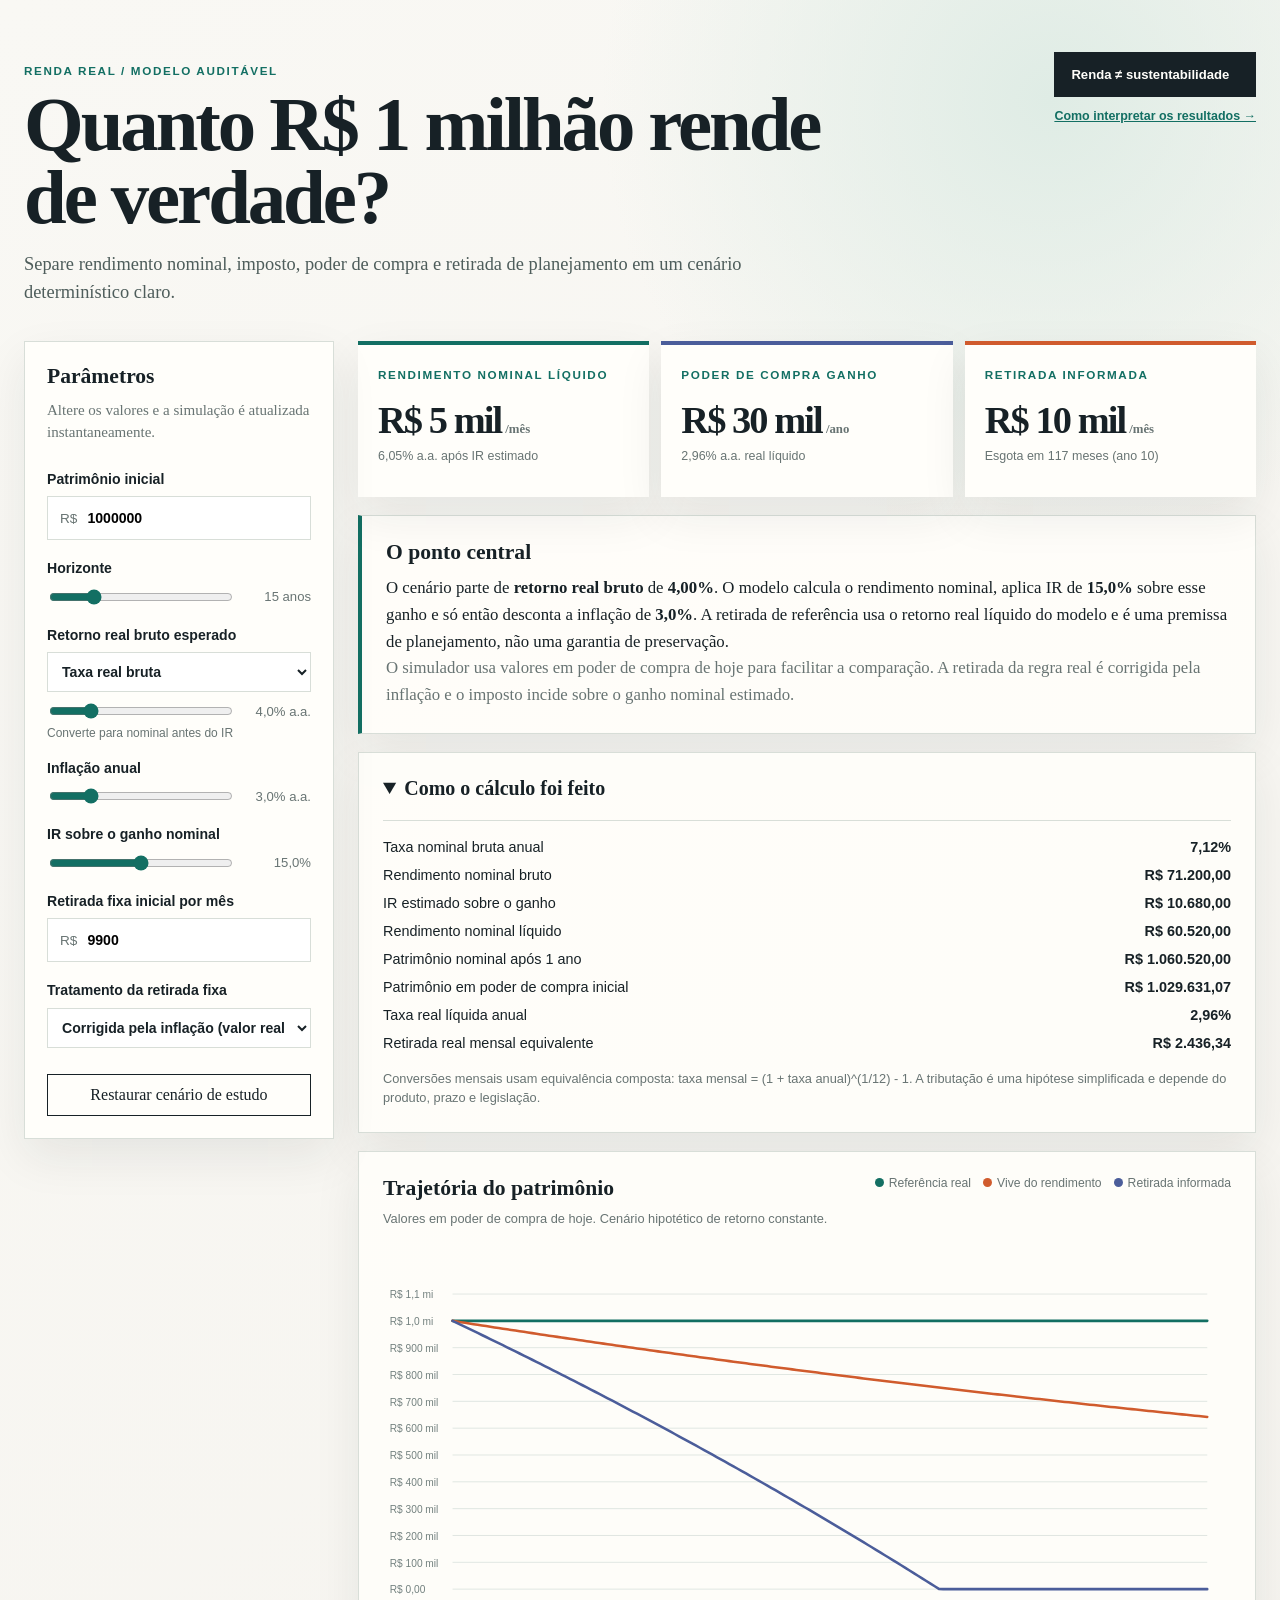
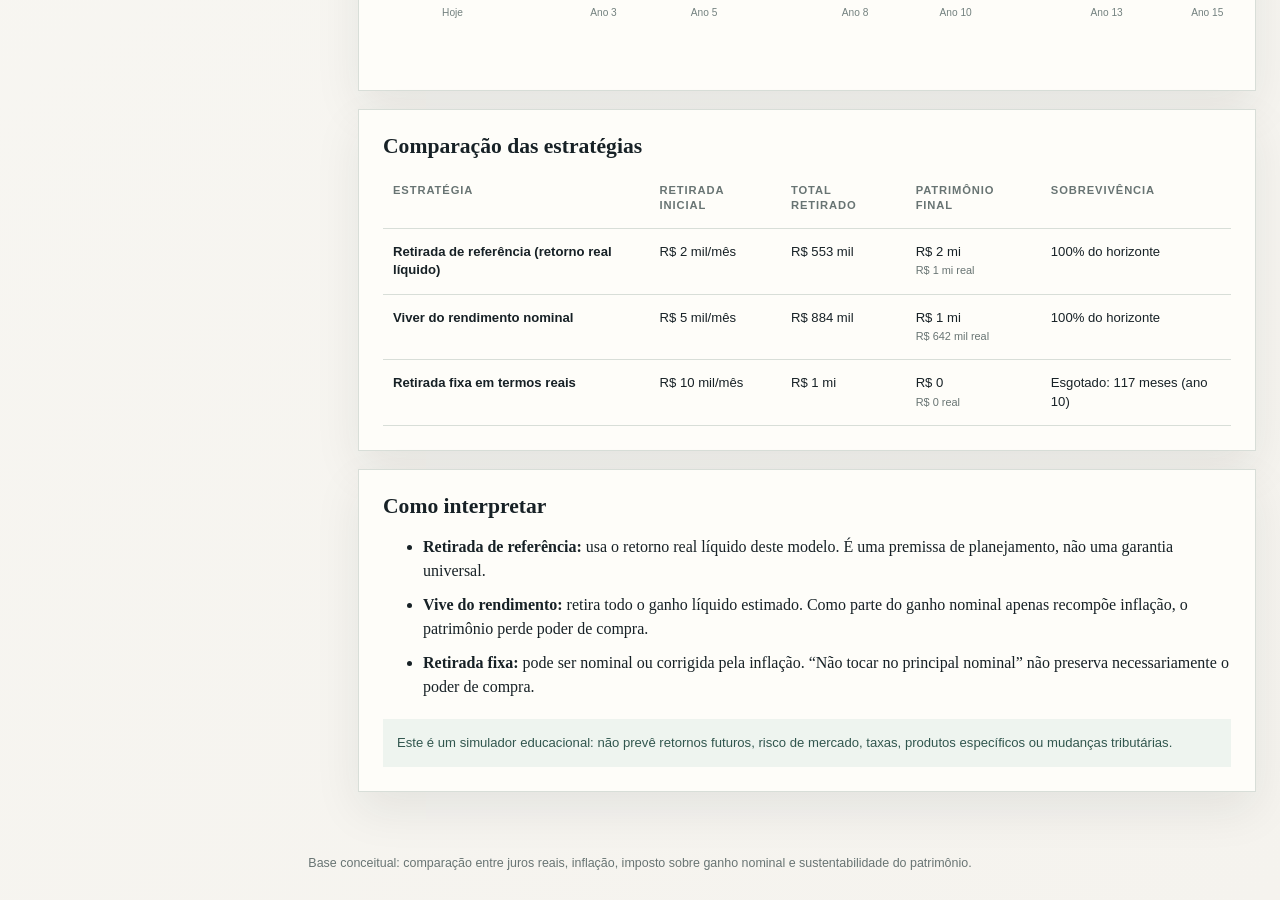
<file: index.html>
<!doctype html>
<html lang="pt-BR">
<head>
  <meta charset="utf-8" />
  <meta name="viewport" content="width=device-width, initial-scale=1" />
  <meta name="description" content="Simulador de renda sustentável, inflação, juros reais e imposto de renda." />
  <title>Renda Real — Simulador</title>
  <link rel="stylesheet" href="styles.css" />
</head>
<body>
  <main class="app-shell">
    <header class="hero">
      <div>
        <p class="eyebrow">RENDA REAL / MODELO AUDITÁVEL</p>
        <h1>Quanto R$ 1 milhão rende de verdade?</h1>
        <p class="lead">Separe rendimento nominal, imposto, poder de compra e retirada de planejamento em um cenário determinístico claro.</p>
      </div>
      <div>
        <div class="hero-badge">Renda ≠ sustentabilidade</div>
        <a class="hero-link" href="interpretacao.html">Como interpretar os resultados →</a>
      </div>
    </header>

    <section class="layout">
      <aside class="panel controls" aria-label="Parâmetros da simulação">
        <h2>Parâmetros</h2>
        <p class="muted">Altere os valores e a simulação é atualizada instantaneamente.</p>

        <label>Patrimônio inicial
          <div class="input-prefix"><span>R$</span><input id="principal" type="number" min="1000" step="1000" value="1000000" /></div>
        </label>

        <label>Horizonte
          <div class="range-row"><input id="years" type="range" min="5" max="50" step="1" value="15" /><output id="yearsOut">15 anos</output></div>
        </label>

        <label for="rate"><span id="rateLabelText">Retorno real bruto esperado</span>
          <div class="select-row"><select id="rateType" aria-label="Tipo da taxa"><option value="real">Taxa real bruta</option><option value="nominal">Taxa nominal</option></select></div>
          <div class="range-row"><input id="rate" type="range" min="0" max="20" step="0.1" value="4" /><output id="rateOut">4,0% a.a.</output></div>
          <small id="rateHelp" class="hint">Converte para nominal antes do IR</small>
        </label>

        <label>Inflação anual
          <div class="range-row"><input id="inflation" type="range" min="0" max="15" step="0.1" value="3" /><output id="inflationOut">3,0% a.a.</output></div>
        </label>

        <label>IR sobre o ganho nominal
          <div class="range-row"><input id="taxRate" type="range" min="0" max="30" step="0.5" value="15" /><output id="taxRateOut">15,0%</output></div>
        </label>

        <label>Retirada fixa inicial por mês
          <div class="input-prefix"><span>R$</span><input id="fixedWithdrawal" type="number" min="0" step="100" value="9900" /></div>
        </label>

        <label for="withdrawalMode">Tratamento da retirada fixa
          <select id="withdrawalMode"><option value="real">Corrigida pela inflação (valor real)</option><option value="nominal">Nominal fixa</option></select>
        </label>

        <button id="resetBtn" class="secondary" type="button">Restaurar cenário de estudo</button>
      </aside>

      <div class="content">
        <div id="errorBox" class="error" role="alert" hidden></div>
        <section class="cards" id="summaryCards"></section>

        <section class="panel explanation">
          <h2>O ponto central</h2>
          <p id="formulaText"></p>
          <p class="muted">O simulador usa valores em poder de compra de hoje para facilitar a comparação. A retirada da regra real é corrigida pela inflação e o imposto incide sobre o ganho nominal estimado.</p>
        </section>

        <details class="panel calculation" open>
          <summary>Como o cálculo foi feito</summary>
          <div id="calculationDetails"></div>
        </details>

        <section class="panel chart-panel">
          <div class="chart-head">
            <div><h2>Trajetória do patrimônio</h2><p class="muted">Valores em poder de compra de hoje. Cenário hipotético de retorno constante.</p></div>
            <div class="legend">
              <span><i class="dot sustainable"></i>Referência real</span>
              <span><i class="dot income"></i>Vive do rendimento</span>
              <span><i class="dot fixed"></i>Retirada informada</span>
            </div>
          </div>
          <div class="chart-wrap"><svg id="chart" viewBox="0 0 1000 430" role="img" aria-label="Evolução comparativa do patrimônio"></svg></div>
        </section>

        <section class="panel table-panel">
          <h2>Comparação das estratégias</h2>
          <div class="table-wrap"><table>
            <thead><tr><th>Estratégia</th><th>Retirada inicial</th><th>Total retirado</th><th>Patrimônio final</th><th>Sobrevivência</th></tr></thead>
            <tbody id="resultsTable"></tbody>
          </table></div>
        </section>

        <section class="panel assumptions">
          <h2>Como interpretar</h2>
          <ul>
            <li><strong>Retirada de referência:</strong> usa o retorno real líquido deste modelo. É uma premissa de planejamento, não uma garantia universal.</li>
            <li><strong>Vive do rendimento:</strong> retira todo o ganho líquido estimado. Como parte do ganho nominal apenas recompõe inflação, o patrimônio perde poder de compra.</li>
            <li><strong>Retirada fixa:</strong> pode ser nominal ou corrigida pela inflação. “Não tocar no principal nominal” não preserva necessariamente o poder de compra.</li>
          </ul>
          <p class="warning">Este é um simulador educacional: não prevê retornos futuros, risco de mercado, taxas, produtos específicos ou mudanças tributárias.</p>
        </section>
      </div>
    </section>
  </main>
  <footer>Base conceitual: comparação entre juros reais, inflação, imposto sobre ganho nominal e sustentabilidade do patrimônio.</footer>
  <script src="financial-model.js?v=3"></script>
  <script src="app.js?v=3"></script>
</body>
</html>
</file>
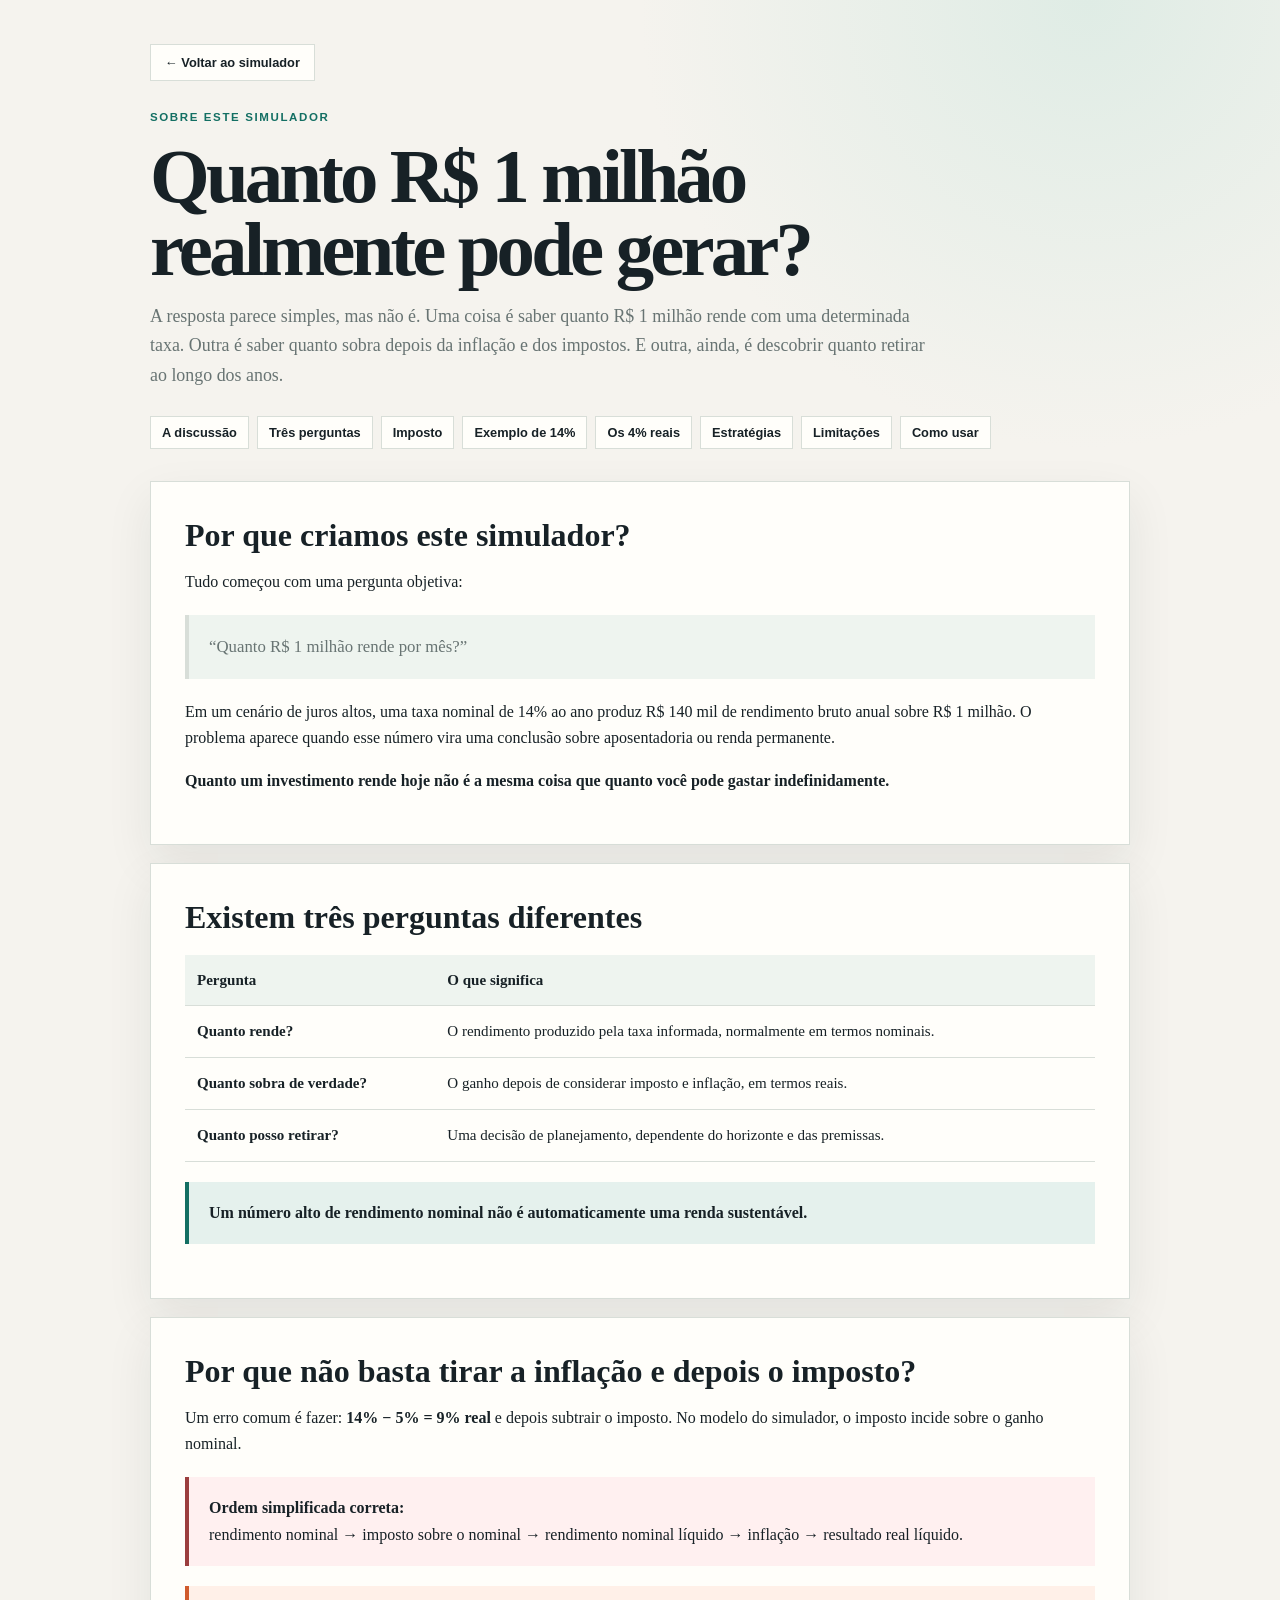
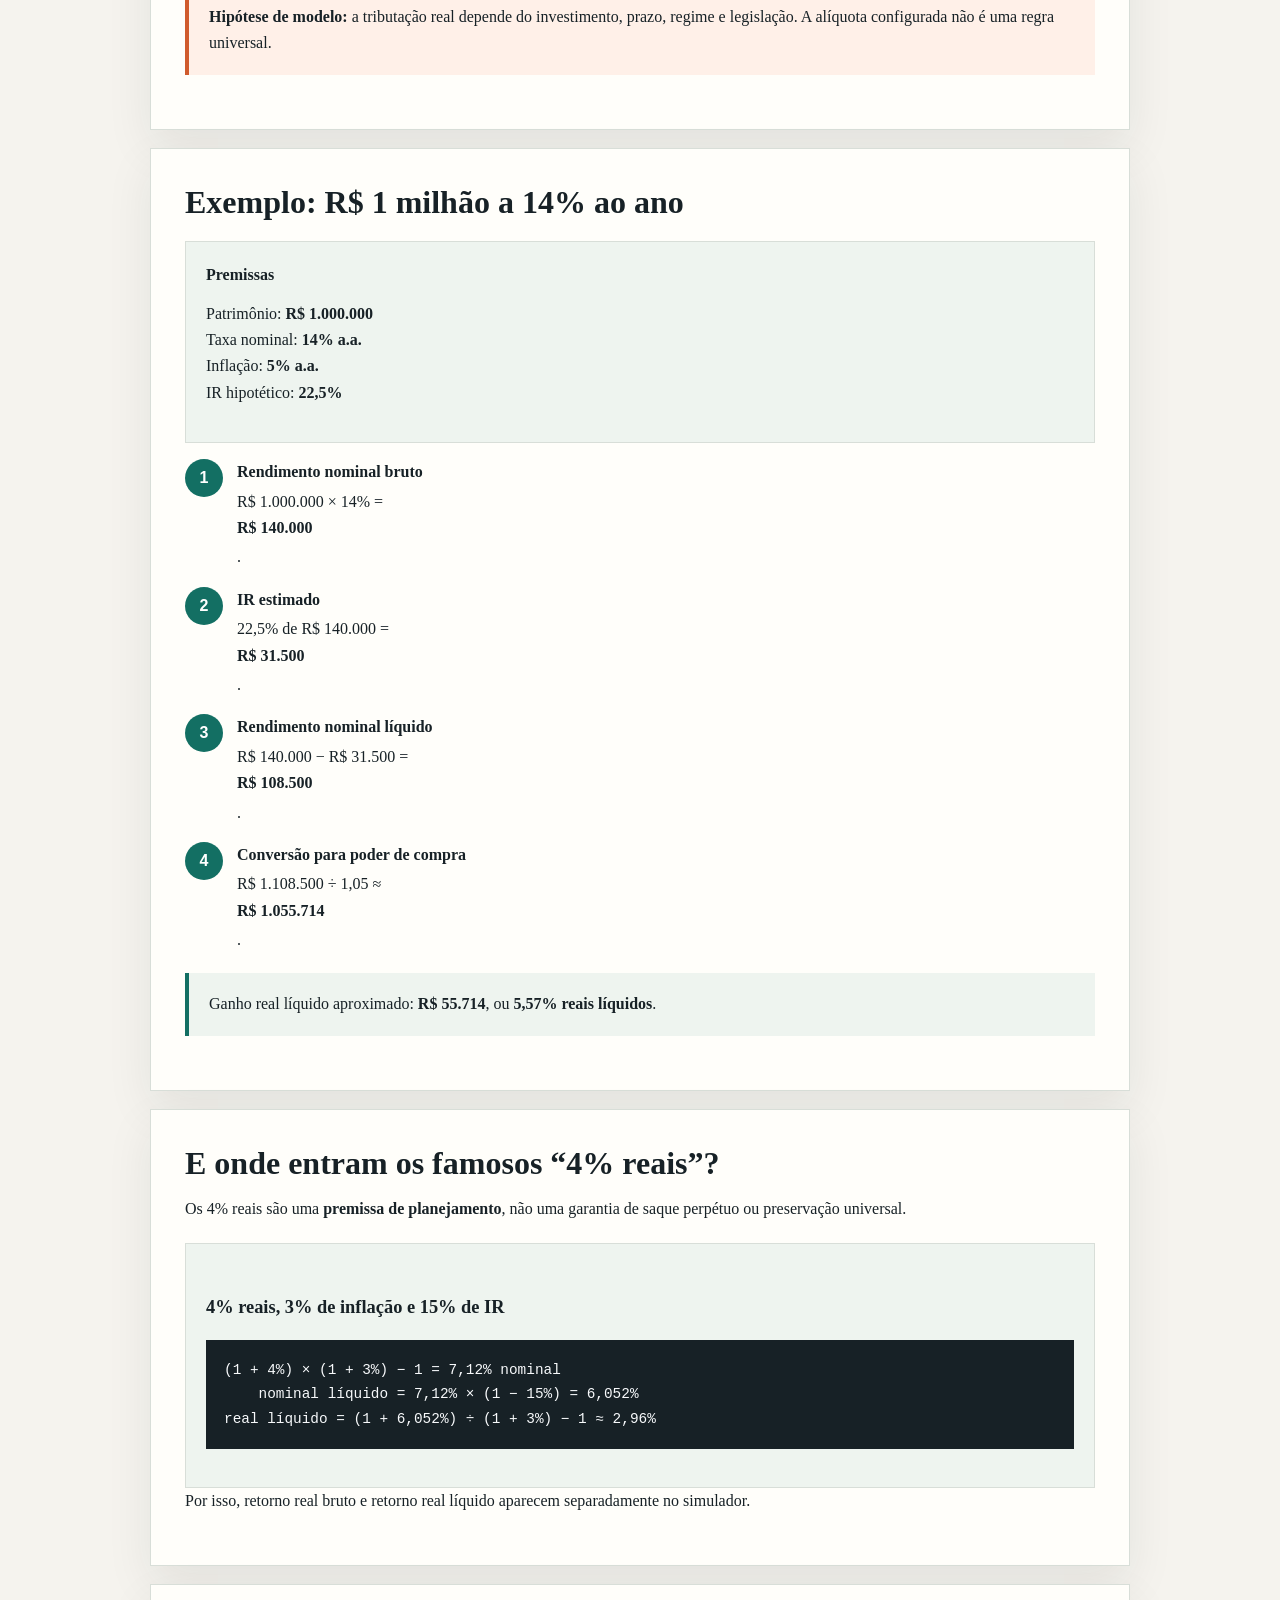
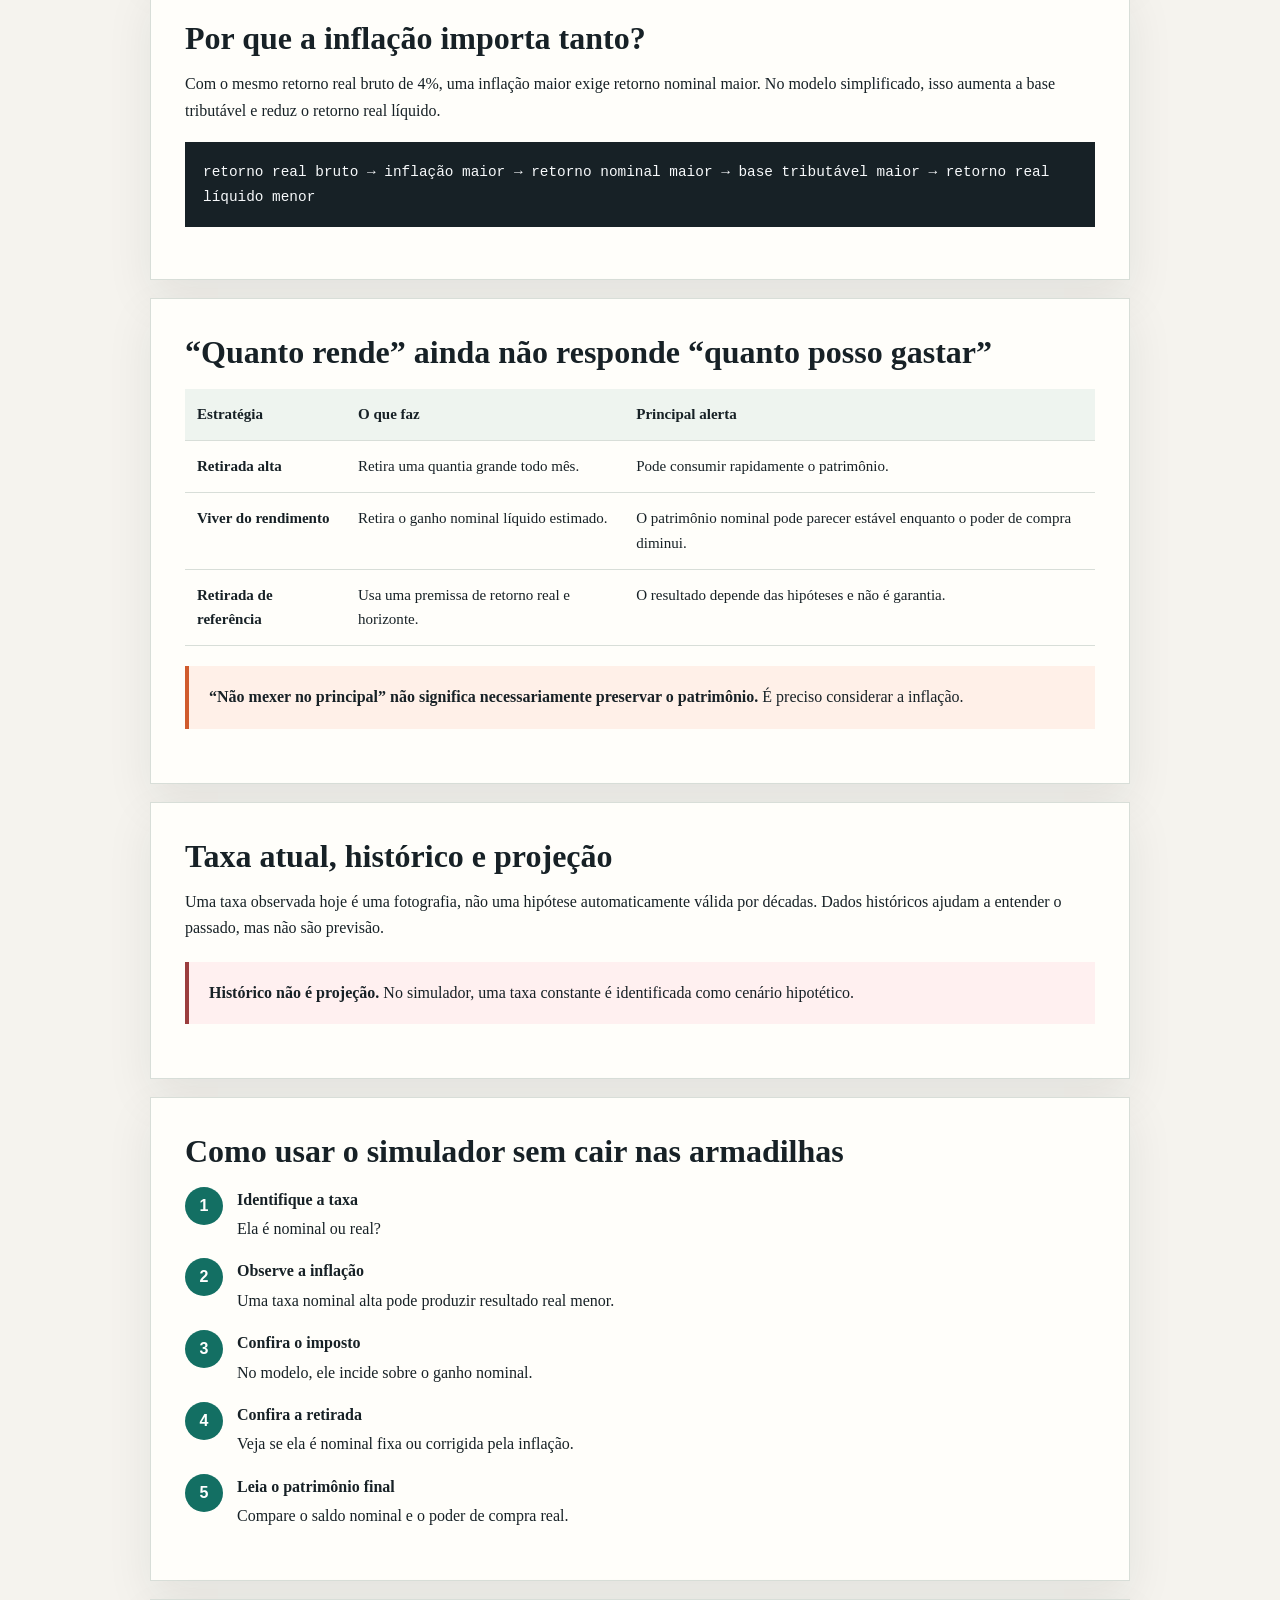
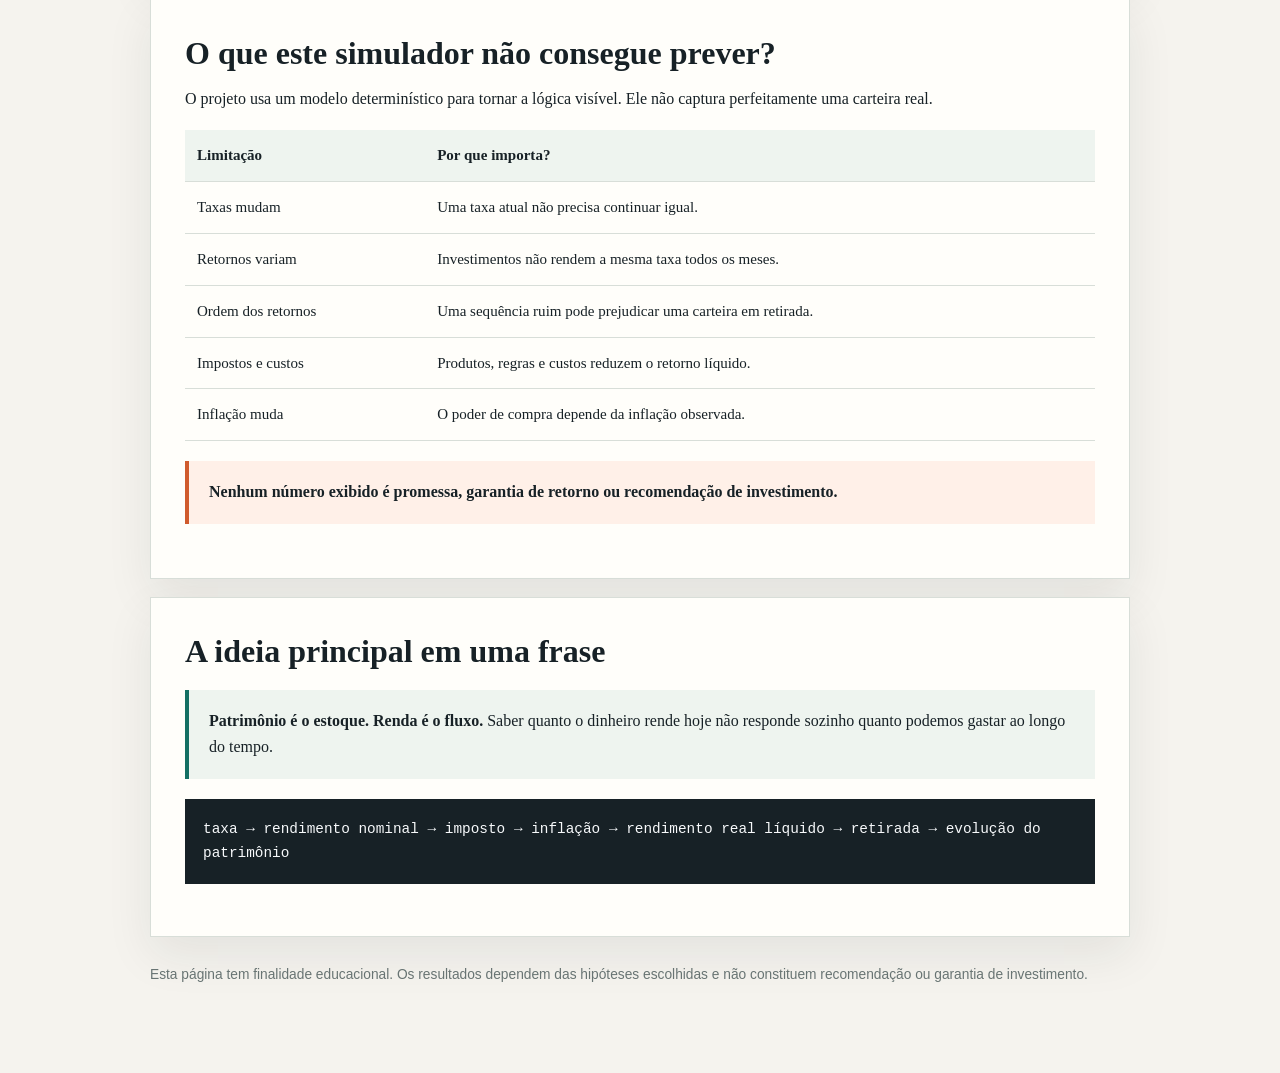
<file: interpretacao.html>
<!doctype html>
<html lang="pt-BR">
<head>
  <meta charset="utf-8" />
  <meta name="viewport" content="width=device-width, initial-scale=1" />
  <meta name="description" content="Entenda a diferença entre rendimento nominal, inflação, imposto, rendimento real e retirada de referência." />
  <title>Como interpretar o Simulador de Renda Real</title>
  <style>
    :root { --bg:#f5f3ee; --surface:#fffefa; --soft:#eef4ef; --text:#172126; --muted:#687473; --line:#d8ded8; --teal:#136f63; --teal-soft:#e5f1ed; --orange:#d05b2d; --orange-soft:#fff0e8; --red:#9b3e3e; --red-soft:#fff0f0; --shadow:0 18px 44px rgba(23,33,38,.08); }
    * { box-sizing:border-box; }
    html { scroll-behavior:smooth; }
    body { margin:0; color:var(--text); background:radial-gradient(circle at 85% 0,#dfece5 0,transparent 28rem),var(--bg); font-family:Georgia,'Times New Roman',serif; line-height:1.65; }
    a { color:var(--teal); text-decoration:none; } a:hover { text-decoration:underline; }
    .page { width:min(calc(100% - 32px),980px); margin:auto; padding:44px 0 72px; }
    .hero { margin-bottom:26px; } .eyebrow { display:inline-block; color:var(--teal); font:700 .72rem Arial,sans-serif; letter-spacing:.14em; text-transform:uppercase; }
    h1 { max-width:820px; margin:12px 0 16px; font-size:clamp(2.5rem,6vw,5.4rem); line-height:.94; letter-spacing:-.05em; }
    h2 { margin:0 0 14px; font-size:clamp(1.45rem,3vw,2rem); line-height:1.2; } h3 { margin:28px 0 10px; font-size:1.15rem; }
    p { margin:0 0 16px; } .lead { max-width:780px; color:var(--muted); font-size:1.12rem; }
    .back { display:inline-block; margin-bottom:22px; padding:10px 14px; border:1px solid var(--line); background:var(--surface); color:var(--text); font:700 .8rem Arial,sans-serif; }
    .toc { display:flex; flex-wrap:wrap; gap:8px; margin:20px 0 32px; } .toc a { padding:8px 11px; border:1px solid var(--line); background:var(--surface); color:var(--text); font:700 .8rem Arial,sans-serif; }
    .card { padding:clamp(22px,4vw,34px); margin-bottom:18px; border:1px solid var(--line); background:var(--surface); box-shadow:var(--shadow); }
    .highlight,.warning,.danger,.success,.quote { margin:20px 0; padding:18px 20px; border-left:4px solid var(--teal); background:var(--teal-soft); }
    .warning { border-color:var(--orange); background:var(--orange-soft); } .danger { border-color:var(--red); background:var(--red-soft); } .success { border-color:var(--teal); background:var(--soft); }
    .quote { border-color:var(--line); background:var(--soft); color:var(--muted); font-size:1.05rem; }
    .formula { overflow-x:auto; margin:18px 0; padding:18px; background:#172126; color:#f7f9fb; font: .9rem/1.7 Consolas,monospace; white-space:pre-wrap; }
    .example { margin-top:20px; padding:20px; border:1px solid var(--line); background:var(--soft); } .example-title { margin-bottom:12px; font-weight:800; }
    .step { display:grid; grid-template-columns:38px 1fr; gap:14px; align-items:start; margin:16px 0; } .step-number { display:grid; place-items:center; width:38px; height:38px; border-radius:50%; background:var(--teal); color:#fff; font:800 1rem Arial,sans-serif; }
    .step-content strong { display:block; margin-bottom:3px; } .comparison { width:100%; border-collapse:collapse; margin-top:18px; font-size:.94rem; } .comparison th,.comparison td { padding:13px 12px; border-bottom:1px solid var(--line); text-align:left; vertical-align:top; } .comparison th { background:var(--soft); font-weight:800; }
    .footer-note { margin-top:28px; color:var(--muted); font: .86rem/1.5 Arial,sans-serif; }
    @media (max-width:700px) { .page { width:min(calc(100% - 20px),980px); padding-top:28px; } .card { padding:20px; } .comparison { display:block; overflow-x:auto; } .comparison th,.comparison td { min-width:180px; } }
  </style>
</head>
<body>
  <main class="page">
    <a class="back" href="index.html">← Voltar ao simulador</a>
    <header class="hero">
      <span class="eyebrow">Sobre este simulador</span>
      <h1>Quanto R$ 1 milhão realmente pode gerar?</h1>
      <p class="lead">A resposta parece simples, mas não é. Uma coisa é saber quanto R$ 1 milhão rende com uma determinada taxa. Outra é saber quanto sobra depois da inflação e dos impostos. E outra, ainda, é descobrir quanto retirar ao longo dos anos.</p>
    </header>

    <nav class="toc" aria-label="Navegação da página">
      <a href="#discussao">A discussão</a><a href="#perguntas">Três perguntas</a><a href="#imposto">Imposto</a><a href="#exemplo-14">Exemplo de 14%</a><a href="#4porcento">Os 4% reais</a><a href="#estrategias">Estratégias</a><a href="#limites">Limitações</a><a href="#como-usar">Como usar</a>
    </nav>

    <section class="card" id="discussao">
      <h2>Por que criamos este simulador?</h2>
      <p>Tudo começou com uma pergunta objetiva:</p>
      <div class="quote">“Quanto R$ 1 milhão rende por mês?”</div>
      <p>Em um cenário de juros altos, uma taxa nominal de 14% ao ano produz R$ 140 mil de rendimento bruto anual sobre R$ 1 milhão. O problema aparece quando esse número vira uma conclusão sobre aposentadoria ou renda permanente.</p>
      <p><strong>Quanto um investimento rende hoje não é a mesma coisa que quanto você pode gastar indefinidamente.</strong></p>
    </section>

    <section class="card" id="perguntas">
      <h2>Existem três perguntas diferentes</h2>
      <table class="comparison"><thead><tr><th>Pergunta</th><th>O que significa</th></tr></thead><tbody>
        <tr><td><strong>Quanto rende?</strong></td><td>O rendimento produzido pela taxa informada, normalmente em termos nominais.</td></tr>
        <tr><td><strong>Quanto sobra de verdade?</strong></td><td>O ganho depois de considerar imposto e inflação, em termos reais.</td></tr>
        <tr><td><strong>Quanto posso retirar?</strong></td><td>Uma decisão de planejamento, dependente do horizonte e das premissas.</td></tr>
      </tbody></table>
      <div class="highlight"><strong>Um número alto de rendimento nominal não é automaticamente uma renda sustentável.</strong></div>
    </section>

    <section class="card" id="imposto">
      <h2>Por que não basta tirar a inflação e depois o imposto?</h2>
      <p>Um erro comum é fazer: <strong>14% − 5% = 9% real</strong> e depois subtrair o imposto. No modelo do simulador, o imposto incide sobre o ganho nominal.</p>
      <div class="danger"><strong>Ordem simplificada correta:</strong><br />rendimento nominal → imposto sobre o nominal → rendimento nominal líquido → inflação → resultado real líquido.</div>
      <div class="warning"><strong>Hipótese de modelo:</strong> a tributação real depende do investimento, prazo, regime e legislação. A alíquota configurada não é uma regra universal.</div>
    </section>

    <section class="card" id="exemplo-14">
      <h2>Exemplo: R$ 1 milhão a 14% ao ano</h2>
      <div class="example"><div class="example-title">Premissas</div><p>Patrimônio: <strong>R$ 1.000.000</strong><br />Taxa nominal: <strong>14% a.a.</strong><br />Inflação: <strong>5% a.a.</strong><br />IR hipotético: <strong>22,5%</strong></p></div>
      <div class="step"><div class="step-number">1</div><div class="step-content"><strong>Rendimento nominal bruto</strong>R$ 1.000.000 × 14% = <strong>R$ 140.000</strong>.</div></div>
      <div class="step"><div class="step-number">2</div><div class="step-content"><strong>IR estimado</strong>22,5% de R$ 140.000 = <strong>R$ 31.500</strong>.</div></div>
      <div class="step"><div class="step-number">3</div><div class="step-content"><strong>Rendimento nominal líquido</strong>R$ 140.000 − R$ 31.500 = <strong>R$ 108.500</strong>.</div></div>
      <div class="step"><div class="step-number">4</div><div class="step-content"><strong>Conversão para poder de compra</strong>R$ 1.108.500 ÷ 1,05 ≈ <strong>R$ 1.055.714</strong>.</div></div>
      <div class="success">Ganho real líquido aproximado: <strong>R$ 55.714</strong>, ou <strong>5,57% reais líquidos</strong>.</div>
    </section>

    <section class="card" id="4porcento">
      <h2>E onde entram os famosos “4% reais”?</h2>
      <p>Os 4% reais são uma <strong>premissa de planejamento</strong>, não uma garantia de saque perpétuo ou preservação universal.</p>
      <div class="example"><h3>4% reais, 3% de inflação e 15% de IR</h3><div class="formula">(1 + 4%) × (1 + 3%) − 1 = 7,12% nominal
    nominal líquido = 7,12% × (1 − 15%) = 6,052%
real líquido = (1 + 6,052%) ÷ (1 + 3%) − 1 ≈ 2,96%</div></div>
      <p>Por isso, retorno real bruto e retorno real líquido aparecem separadamente no simulador.</p>
    </section>

    <section class="card">
      <h2>Por que a inflação importa tanto?</h2>
      <p>Com o mesmo retorno real bruto de 4%, uma inflação maior exige retorno nominal maior. No modelo simplificado, isso aumenta a base tributável e reduz o retorno real líquido.</p>
      <div class="formula">retorno real bruto → inflação maior → retorno nominal maior → base tributável maior → retorno real líquido menor</div>
    </section>

    <section class="card" id="estrategias">
      <h2>“Quanto rende” ainda não responde “quanto posso gastar”</h2>
      <table class="comparison"><thead><tr><th>Estratégia</th><th>O que faz</th><th>Principal alerta</th></tr></thead><tbody>
        <tr><td><strong>Retirada alta</strong></td><td>Retira uma quantia grande todo mês.</td><td>Pode consumir rapidamente o patrimônio.</td></tr>
        <tr><td><strong>Viver do rendimento</strong></td><td>Retira o ganho nominal líquido estimado.</td><td>O patrimônio nominal pode parecer estável enquanto o poder de compra diminui.</td></tr>
        <tr><td><strong>Retirada de referência</strong></td><td>Usa uma premissa de retorno real e horizonte.</td><td>O resultado depende das hipóteses e não é garantia.</td></tr>
      </tbody></table>
      <div class="warning"><strong>“Não mexer no principal” não significa necessariamente preservar o patrimônio.</strong> É preciso considerar a inflação.</div>
    </section>

    <section class="card" id="historico">
      <h2>Taxa atual, histórico e projeção</h2>
      <p>Uma taxa observada hoje é uma fotografia, não uma hipótese automaticamente válida por décadas. Dados históricos ajudam a entender o passado, mas não são previsão.</p>
      <div class="danger"><strong>Histórico não é projeção.</strong> No simulador, uma taxa constante é identificada como cenário hipotético.</div>
    </section>

    <section class="card" id="como-usar">
      <h2>Como usar o simulador sem cair nas armadilhas</h2>
      <div class="step"><div class="step-number">1</div><div class="step-content"><strong>Identifique a taxa</strong>Ela é nominal ou real?</div></div>
      <div class="step"><div class="step-number">2</div><div class="step-content"><strong>Observe a inflação</strong>Uma taxa nominal alta pode produzir resultado real menor.</div></div>
      <div class="step"><div class="step-number">3</div><div class="step-content"><strong>Confira o imposto</strong>No modelo, ele incide sobre o ganho nominal.</div></div>
      <div class="step"><div class="step-number">4</div><div class="step-content"><strong>Confira a retirada</strong>Veja se ela é nominal fixa ou corrigida pela inflação.</div></div>
      <div class="step"><div class="step-number">5</div><div class="step-content"><strong>Leia o patrimônio final</strong>Compare o saldo nominal e o poder de compra real.</div></div>
    </section>

    <section class="card" id="limites">
      <h2>O que este simulador não consegue prever?</h2>
      <p>O projeto usa um modelo determinístico para tornar a lógica visível. Ele não captura perfeitamente uma carteira real.</p>
      <table class="comparison"><thead><tr><th>Limitação</th><th>Por que importa?</th></tr></thead><tbody>
        <tr><td>Taxas mudam</td><td>Uma taxa atual não precisa continuar igual.</td></tr>
        <tr><td>Retornos variam</td><td>Investimentos não rendem a mesma taxa todos os meses.</td></tr>
        <tr><td>Ordem dos retornos</td><td>Uma sequência ruim pode prejudicar uma carteira em retirada.</td></tr>
        <tr><td>Impostos e custos</td><td>Produtos, regras e custos reduzem o retorno líquido.</td></tr>
        <tr><td>Inflação muda</td><td>O poder de compra depende da inflação observada.</td></tr>
      </tbody></table>
      <div class="warning"><strong>Nenhum número exibido é promessa, garantia de retorno ou recomendação de investimento.</strong></div>
    </section>

    <section class="card">
      <h2>A ideia principal em uma frase</h2>
      <div class="success"><strong>Patrimônio é o estoque. Renda é o fluxo.</strong> Saber quanto o dinheiro rende hoje não responde sozinho quanto podemos gastar ao longo do tempo.</div>
      <div class="formula">taxa → rendimento nominal → imposto → inflação → rendimento real líquido → retirada → evolução do patrimônio</div>
    </section>

    <p class="footer-note">Esta página tem finalidade educacional. Os resultados dependem das hipóteses escolhidas e não constituem recomendação ou garantia de investimento.</p>
  </main>
</body>
</html>
</file>
<file: styles.css>
:root {
  --paper: #f5f3ee;
  --surface: #fffefa;
  --ink: #172126;
  --muted: #687473;
  --line: #d8ded8;
  --teal: #136f63;
  --orange: #d05b2d;
  --blue: #4b5d9a;
  --shadow: 0 18px 44px rgba(23, 33, 38, .08);
}

* { box-sizing: border-box; }
body { margin: 0; color: var(--ink); background: radial-gradient(circle at 82% 4%, #dfece5 0, transparent 28rem), linear-gradient(145deg, #f9f8f4, var(--paper)); font-family: Georgia, 'Times New Roman', serif; }
button, input, select { font: inherit; }
button, select, input { accent-color: var(--teal); }
.app-shell { width: min(1280px, 100%); margin: auto; padding: 42px 24px 64px; }
.hero { display: flex; justify-content: space-between; align-items: flex-start; gap: 32px; padding: 10px 0 34px; }
.eyebrow, .metric-kicker, .label { color: var(--teal); font: 700 .73rem/1.2 Arial, sans-serif; letter-spacing: .14em; text-transform: uppercase; }
.hero h1 { max-width: 860px; margin: 10px 0 16px; font-size: clamp(2.5rem, 6vw, 5.8rem); line-height: .94; letter-spacing: -.04em; }
.lead { max-width: 730px; margin: 0; color: #4e5d5b; font-size: 1.15rem; line-height: 1.55; }
.hero-badge { padding: 14px 16px; border: 1px solid var(--ink); color: var(--surface); background: var(--ink); font: 700 .82rem Arial, sans-serif; white-space: nowrap; }
.hero-link { display: inline-block; margin-top: 12px; color: var(--teal); font: 700 .78rem Arial, sans-serif; }
.layout { display: grid; grid-template-columns: 310px 1fr; gap: 24px; align-items: start; }
.panel, .controls { background: color-mix(in srgb, var(--surface) 94%, transparent); border: 1px solid var(--line); box-shadow: var(--shadow); }
.panel { padding: 24px; }
.controls { position: sticky; top: 18px; padding: 22px; }
h2 { margin: 0 0 10px; font-size: 1.35rem; }
.muted, .microcopy, .hint { color: var(--muted); line-height: 1.5; }
.controls > .muted { margin: 0 0 26px; font-size: .94rem; }
.controls label { display: block; margin-top: 19px; font: 700 .88rem/1.3 Arial, sans-serif; }
.input-prefix, select { width: 100%; margin-top: 8px; border: 1px solid var(--line); background: #fff; }
.input-prefix { display: flex; align-items: center; }
.input-prefix span { padding-left: 12px; color: var(--muted); font: .85rem Arial, sans-serif; }
.controls input[type=number] { width: 100%; padding: 12px 10px; border: 0; outline: 0; background: transparent; }
select { padding: 10px; color: var(--ink); }
.range-row { display: grid; grid-template-columns: 1fr auto; align-items: center; gap: 10px; margin-top: 9px; }
.range-row input { width: 100%; }
output { min-width: 70px; color: var(--muted); font: .82rem Arial, sans-serif; text-align: right; }
.hint { display: block; margin-top: 5px; font: .75rem Arial, sans-serif; }
.secondary { width: 100%; margin-top: 26px; padding: 11px 14px; border: 1px solid var(--ink); background: transparent; color: var(--ink); cursor: pointer; }
.secondary:hover, .secondary:focus-visible { background: var(--ink); color: white; }
.content { min-width: 0; }
.error { padding: 14px 16px; margin-bottom: 18px; border-left: 4px solid var(--orange); background: #fff0e8; color: #8d3417; font: .9rem/1.4 Arial, sans-serif; }
.cards { display: grid; grid-template-columns: repeat(3, 1fr); gap: 12px; margin-bottom: 18px; }
.metric { min-height: 156px; padding: 20px; border-top: 4px solid var(--blue); background: var(--surface); box-shadow: var(--shadow); }
.metric-primary { border-color: var(--teal); }
.metric-accent { border-color: var(--orange); }
.metric strong { display: block; margin: 19px 0 8px; font-size: clamp(1.65rem, 3vw, 2.55rem); letter-spacing: -.05em; line-height: .95; }
.metric small { margin-left: 4px; color: var(--muted); font-size: .8rem; letter-spacing: 0; }
.metric span:last-child { color: var(--muted); font: .78rem/1.4 Arial, sans-serif; }
.explanation { margin-bottom: 18px; border-left: 4px solid var(--teal); }
.explanation p { max-width: 850px; margin: 0; font-size: 1.05rem; line-height: 1.6; }
.calculation { margin-bottom: 18px; }
.calculation summary { cursor: pointer; font-size: 1.25rem; font-weight: 700; }
.calc-grid { display: grid; grid-template-columns: 1fr auto; gap: 12px 20px; margin-top: 20px; padding-top: 18px; border-top: 1px solid var(--line); font: .9rem Arial, sans-serif; }
.calc-grid strong { text-align: right; }
.microcopy { margin: 18px 0 0; font: .8rem/1.5 Arial, sans-serif; }
.chart-panel { margin-bottom: 18px; }
.chart-head { display: flex; justify-content: space-between; gap: 20px; align-items: start; }
.chart-head .muted { margin: 0; font: .8rem Arial, sans-serif; }
.legend { display: flex; flex-wrap: wrap; justify-content: flex-end; gap: 12px; color: var(--muted); font: .76rem Arial, sans-serif; }
.legend span { white-space: nowrap; }
.dot { display: inline-block; width: 9px; height: 9px; margin-right: 5px; border-radius: 50%; background: var(--teal); }
.dot.income { background: var(--orange); }
.dot.fixed { background: var(--blue); }
.chart-wrap { overflow-x: auto; margin-top: 20px; }
#chart { display: block; width: 100%; min-width: 620px; height: 420px; }
.grid-line { stroke: #dce3de; stroke-width: 1; }
.axis-text { fill: #73817f; font: 12px Arial, sans-serif; }
.line { fill: none; stroke-width: 3; stroke-linecap: round; stroke-linejoin: round; }
.table-panel { overflow: hidden; margin-bottom: 18px; }
.table-wrap { overflow-x: auto; }
table { width: 100%; min-width: 720px; border-collapse: collapse; font: .82rem/1.4 Arial, sans-serif; }
th, td { padding: 14px 10px; border-bottom: 1px solid var(--line); text-align: left; vertical-align: top; }
th { color: var(--muted); font-size: .7rem; letter-spacing: .08em; text-transform: uppercase; }
td small { color: var(--muted); }
.assumptions li { margin: 10px 0; line-height: 1.5; }
.warning { margin: 20px 0 0; padding: 14px; background: #eef4ef; color: #31564e; font: .82rem/1.5 Arial, sans-serif; }
footer { padding: 0 24px 30px; color: var(--muted); text-align: center; font: .78rem Arial, sans-serif; }
:focus-visible { outline: 3px solid #e1a62a; outline-offset: 3px; }
@media (max-width: 900px) { .layout { grid-template-columns: 1fr; } .controls { position: static; } .hero h1 { font-size: clamp(2.5rem, 11vw, 4.5rem); } }
@media (max-width: 620px) { .app-shell { padding: 24px 14px 42px; } .hero { display: block; } .hero-badge { display: inline-block; margin-top: 20px; } .cards { grid-template-columns: 1fr; } .panel { padding: 18px; } .chart-head { display: block; } .legend { justify-content: flex-start; margin-top: 14px; } }
</file>
